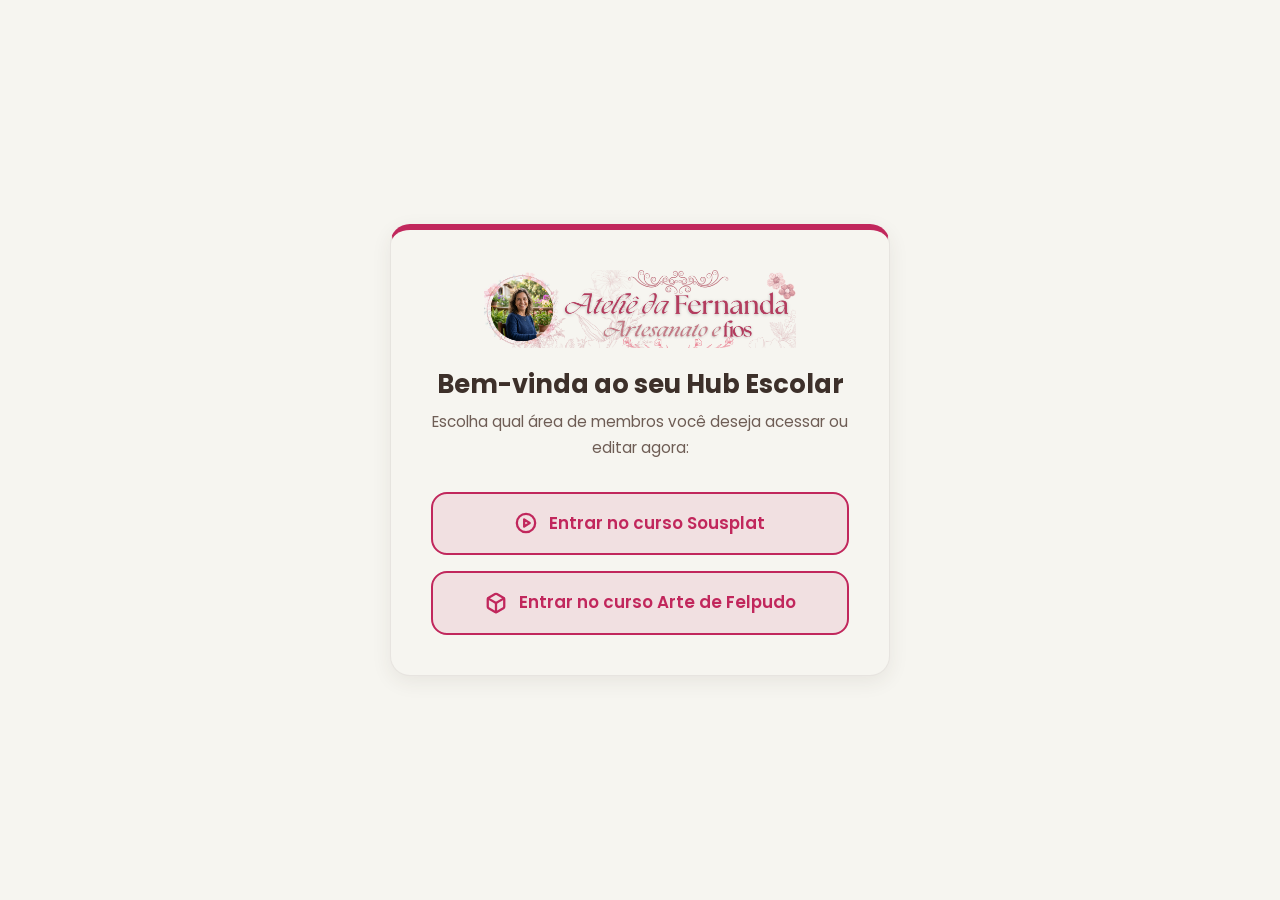
<file: index.html>
<!DOCTYPE html>
<html lang="pt-BR">

<head>
  <meta charset="UTF-8">
  <meta name="viewport" content="width=device-width, initial-scale=1.0">
  <title>Portal de Acesso - Ateliê da Fernanda</title>
  <link rel="preconnect" href="https://fonts.googleapis.com" />
  <link rel="preconnect" href="https://fonts.gstatic.com" crossorigin />
  <link href="https://fonts.googleapis.com/css2?family=Poppins:wght@400;500;600;700&display=swap" rel="stylesheet" />
  <link rel="stylesheet" href="style.css?v=6" />
  <style>
    body {
      display: flex;
      align-items: center;
      justify-content: center;
      min-height: 100vh;
      padding: 20px;
      background: var(--bg);
    }

    .portal-box {
      background: var(--bg);
      border: 1px solid var(--border);
      box-shadow: var(--sh-m);
      border-radius: var(--r-xl);
      padding: 40px;
      text-align: center;
      max-width: 500px;
      width: 100%;
      border-top: 6px solid var(--accent);
    }

    .portal-box h1 {
      font-size: 1.6rem;
      color: var(--ink);
      margin-bottom: 8px;
      line-height: 1.3;
    }

    .portal-box p {
      color: var(--ink-2);
      margin-bottom: 32px;
      font-size: .95rem;
    }

    .portal-links {
      display: flex;
      flex-direction: column;
      gap: 16px;
    }

    .portal-btn {
      display: flex;
      align-items: center;
      justify-content: center;
      gap: 12px;
      padding: 16px;
      border-radius: var(--r-l);
      background: var(--accent-glass);
      color: var(--accent);
      border: 2px solid var(--accent);
      font-weight: 600;
      font-size: 1.05rem;
      transition: all var(--tr);
      text-decoration: none;
    }

    .portal-btn:hover {
      background: var(--accent);
      color: #fff;
      transform: translateY(-3px);
      box-shadow: var(--sh-s);
      border-color: var(--accent);
    }

    .portal-btn svg {
      width: 22px;
      height: 22px;
    }
  </style>
</head>

<body>
  <div class="portal-box">
    <h1><img src="images/logo_horizontal.png?v=3" alt="Ateliê da Fernanda"
        style="height: 78px; max-width: 90vw; object-fit: contain; margin-bottom: 12px; display: inline-block;"><br />Bem-vinda ao seu
      Hub Escolar</h1>
    <p>Escolha qual área de membros você deseja acessar ou editar agora:</p>
    <div class="portal-links">
      <a href="sousplat/" class="portal-btn">
        <svg viewBox="0 0 24 24" fill="none" stroke="currentColor" stroke-width="2.5" stroke-linecap="round"
          stroke-linejoin="round">
          <circle cx="12" cy="12" r="10"></circle>
          <polygon points="10 8 16 12 10 16 10 8"></polygon>
        </svg>
        Entrar no curso Sousplat
      </a>
      <a href="felpudo/" class="portal-btn">
        <svg viewBox="0 0 24 24" fill="none" stroke="currentColor" stroke-width="2.5" stroke-linecap="round"
          stroke-linejoin="round">
          <path
            d="M21 16V8a2 2 0 0 0-1-1.73l-7-4a2 2 0 0 0-2 0l-7 4A2 2 0 0 0 3 8v8a2 2 0 0 0 1 1.73l7 4a2 2 0 0 0 2 0l7-4A2 2 0 0 0 21 16z">
          </path>
          <polyline points="3.27 6.96 12 12.01 20.73 6.96"></polyline>
          <line x1="12" y1="22.08" x2="12" y2="12"></line>
        </svg>
        Entrar no curso Arte de Felpudo
      </a>
    </div>
  </div>
</body>

</html>
</file>
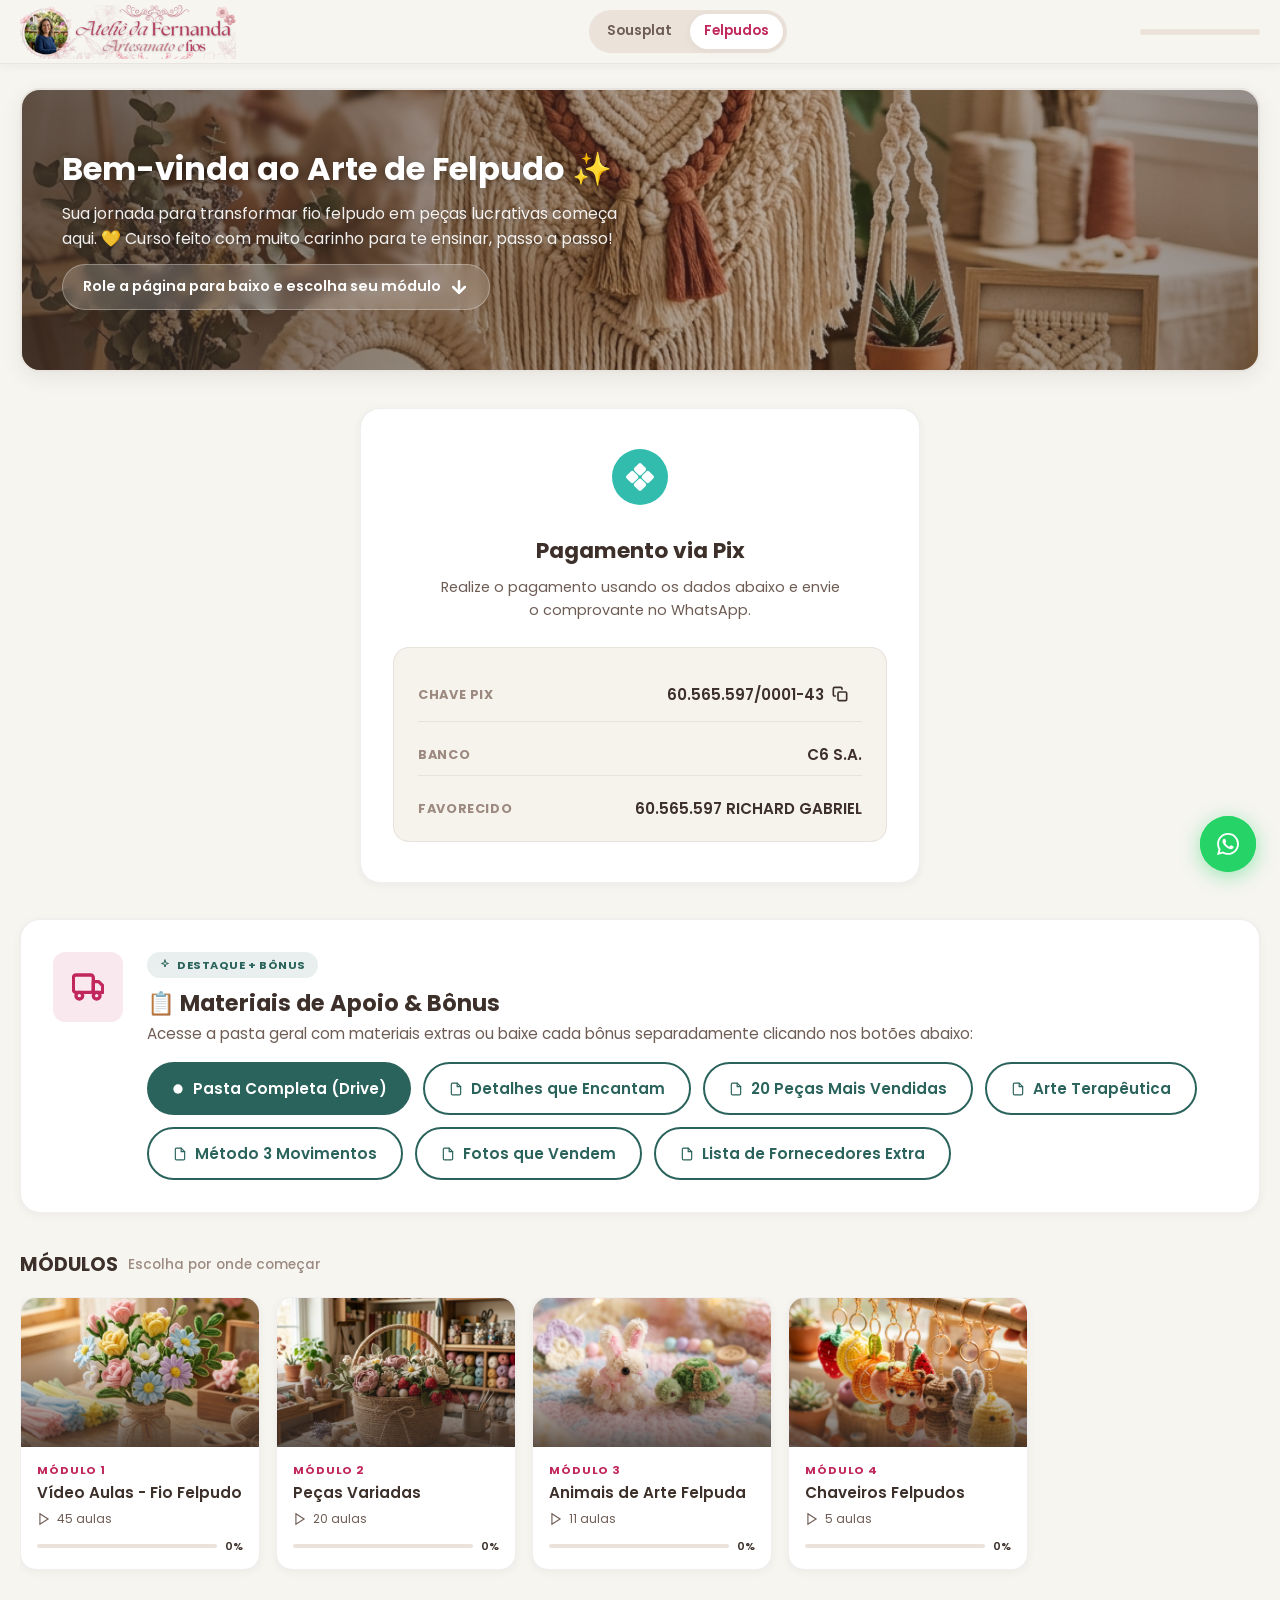
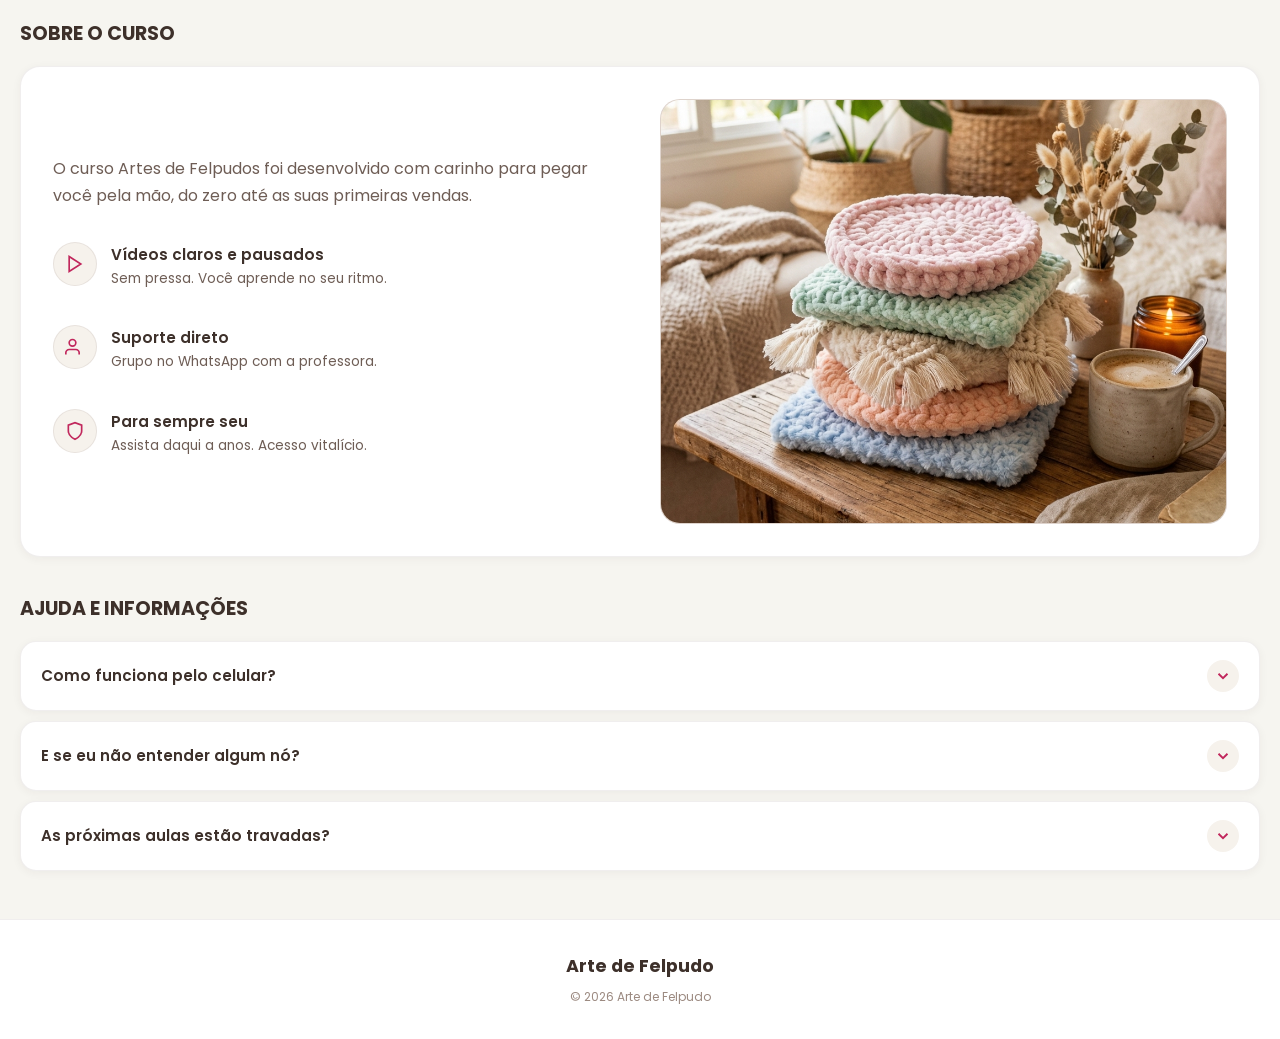
<file: felpudo/index.html>
<!DOCTYPE html>
<html lang="pt-BR">

<head>
  <meta charset="UTF-8" />
  <meta name="viewport" content="width=device-width, initial-scale=1.0, maximum-scale=1.0, user-scalable=no" />
  <meta name="description" content="Área de Membros — Arte de Felpudo" />
  <title>Arte de Felpudo — Área de Membros</title>
  <link rel="preconnect" href="https://fonts.googleapis.com" />
  <link rel="preconnect" href="https://fonts.gstatic.com" crossorigin />
  <link href="https://fonts.googleapis.com/css2?family=Poppins:wght@400;500;600;700&display=swap" rel="stylesheet" />
  <link rel="stylesheet" href="../style.css?v=3" />
</head>

<body>



  <!-- NAV -->
  <nav class="nav">
    <div class="nav-inner">
      <a href="#" class="nav-logo">
        <img src="../images/logo_horizontal.png?v=3" alt="Ateliê da Fernanda" class="nav-logo-img" />
      </a>
      <div class="nav-switcher">
        <a href="../sousplat/" class="ns-btn">Sousplat</a>
        <a href="../felpudo/" class="ns-btn active">Felpudos</a>
      </div>
      <div class="nav-mid">
        <span style="display:none" id="navPct">0%</span>
        <div class="nav-pbar">
          <div class="nav-pfill" id="navPfill"></div>
        </div>
      </div>

    </div>
  </nav>

  <!-- WELCOME BANNER -->
  <div class="welcome">
    <div class="welcome-box">
      <div class="welcome-banner-img">
        <img src="../images/banner_felpudo.png" alt="Macramês de Sucesso" />
        <div class="welcome-banner-overlay"></div>
        <div class="welcome-banner-content">
          <h1>Bem-vinda ao Arte de Felpudo ✨</h1>
          <p>Sua jornada para transformar fio felpudo em peças lucrativas começa aqui. 💛 Curso feito com muito carinho para te ensinar, passo a passo!</p>
          <a href="#modulos" class="scroll-hint">
            Role a página para baixo e escolha seu módulo <svg width="20" height="20" viewBox="0 0 24 24" fill="none"
              stroke="currentColor" stroke-width="3" stroke-linecap="round" stroke-linejoin="round">
              <line x1="12" y1="5" x2="12" y2="19" />
              <polyline points="19 12 12 19 5 12" />
            </svg>
          </a>
        </div>
      </div>
    </div>
  </div>

  <!-- CARD PIX -->
  <div class="section">
    <div class="pix-card">
      <div class="pix-card-icon">
        <svg xmlns="http://www.w3.org/2000/svg" viewBox="0 0 512 512" width="56" height="56">
          <circle cx="256" cy="256" r="256" fill="#32BCAD"/>
          <g fill="white">
            <!-- Topo -->
            <rect x="211" y="140" width="90" height="90" rx="18" transform="rotate(45 256 185)"/>
            <!-- Baixo -->
            <rect x="211" y="282" width="90" height="90" rx="18" transform="rotate(45 256 327)"/>
            <!-- Esquerda -->
            <rect x="140" y="211" width="90" height="90" rx="18" transform="rotate(45 185 256)"/>
            <!-- Direita -->
            <rect x="282" y="211" width="90" height="90" rx="18" transform="rotate(45 327 256)"/>
          </g>
        </svg>
      </div>
      <h2 class="pix-card-title">Pagamento via Pix</h2>
      <p class="pix-card-sub">Realize o pagamento usando os dados abaixo e envie o comprovante no WhatsApp.</p>
      <div class="pix-card-dados">
        <div class="pix-dado">
          <span class="pix-dado-label">Chave Pix</span>
          <!-- ✏️ EDITE AQUI: substitua pelo seu CPF, e-mail ou chave aleatória -->
          <span class="pix-dado-val" id="pixKey">60.565.597/0001-43</span>
        </div>
        <div class="pix-dado">
          <span class="pix-dado-label">Banco</span>
          <!-- ✏️ EDITE AQUI: nome do seu banco -->
          <span class="pix-dado-val">C6 S.A.</span>
        </div>
        <div class="pix-dado">
          <span class="pix-dado-label">Favorecido</span>
          <!-- ✏️ EDITE AQUI: seu nome completo -->
          <span class="pix-dado-val">60.565.597 RICHARD GABRIEL</span>
        </div>
      </div>
    </div>
  </div>

  <!-- MATERIAIS DE APOIO -->
  <div class="section">
    <div class="apoio-card">
      <div class="apoio-icon-wrap">
        <svg viewBox="0 0 24 24" fill="none" stroke="currentColor" stroke-width="2.5" stroke-linecap="round" stroke-linejoin="round">
          <rect x="1" y="3" width="15" height="13" rx="2"></rect>
          <path d="M16 8h4l3 3v5h-7V8z"></path>
          <circle cx="5.5" cy="18.5" r="2.5"></circle>
          <circle cx="18.5" cy="18.5" r="2.5"></circle>
        </svg>
      </div>
      
      <div class="apoio-content">
        <div class="apoio-badge">
          <svg width="12" height="12" viewBox="0 0 24 24" fill="none" stroke="currentColor" stroke-width="2" stroke-linecap="round" stroke-linejoin="round"><path d="M12 2l1.6 5.4L19 9l-5.4 1.6L12 16l-1.6-5.4L5 9l5.4-1.6z"/></svg> 
          DESTAQUE + BÔNUS
        </div>
        <h2 class="apoio-title">📋 Materiais de Apoio & Bônus</h2>
        <p class="apoio-desc" style="margin-bottom: 16px;">Acesse a pasta geral com materiais extras ou baixe cada bônus separadamente clicando nos botões abaixo:</p>
        
        <div style="display:flex; flex-wrap:wrap; gap:12px; margin-top:8px;">
          <!-- Drive Geral -->
          <a href="https://drive.google.com/file/d/1pesY3VbfadMkzq6ifBo_MI2-CNprcoxt/view" target="_blank" class="apoio-btn">
            <svg width="14" height="14" viewBox="0 0 24 24" fill="currentColor"><circle cx="12" cy="12" r="8"/></svg>
            Pasta Completa (Drive)
          </a>
          
          <!-- Bonus PDFs Outline -->
          <a href="https://opsofzntidohsxbyqmbm.supabase.co/storage/v1/object/public/lesson-files/pdfs/58c07be0-66da-43d4-b18a-d461f3b12a8f.pdf" target="_blank" class="apoio-btn" style="background:transparent; color:var(--green); border:2px solid var(--green);">
            <svg width="14" height="14" viewBox="0 0 24 24" fill="none" stroke="currentColor" stroke-width="2" stroke-linecap="round" stroke-linejoin="round"><path d="M14 2H6a2 2 0 0 0-2 2v16a2 2 0 0 0 2 2h12a2 2 0 0 0 2-2V8z"></path><polyline points="14 2 14 8 20 8"></polyline></svg>
            Detalhes que Encantam
          </a>
          
          <a href="https://opsofzntidohsxbyqmbm.supabase.co/storage/v1/object/public/lesson-files/pdfs/e99ab42e-04f8-4461-a643-daa0cd571fd6.pdf" target="_blank" class="apoio-btn" style="background:transparent; color:var(--green); border:2px solid var(--green);">
             <svg width="14" height="14" viewBox="0 0 24 24" fill="none" stroke="currentColor" stroke-width="2" stroke-linecap="round" stroke-linejoin="round"><path d="M14 2H6a2 2 0 0 0-2 2v16a2 2 0 0 0 2 2h12a2 2 0 0 0 2-2V8z"></path><polyline points="14 2 14 8 20 8"></polyline></svg>
            20 Peças Mais Vendidas
          </a>
          
          <a href="https://opsofzntidohsxbyqmbm.supabase.co/storage/v1/object/public/lesson-files/pdfs/e85a0470-1552-4041-a564-a8ffb9201d62.pdf" target="_blank" class="apoio-btn" style="background:transparent; color:var(--green); border:2px solid var(--green);">
             <svg width="14" height="14" viewBox="0 0 24 24" fill="none" stroke="currentColor" stroke-width="2" stroke-linecap="round" stroke-linejoin="round"><path d="M14 2H6a2 2 0 0 0-2 2v16a2 2 0 0 0 2 2h12a2 2 0 0 0 2-2V8z"></path><polyline points="14 2 14 8 20 8"></polyline></svg>
            Arte Terapêutica
          </a>
          
          <a href="https://opsofzntidohsxbyqmbm.supabase.co/storage/v1/object/public/lesson-files/pdfs/8a28ebd9-1e0f-450c-8ae2-7292f42fd4b0.pdf" target="_blank" class="apoio-btn" style="background:transparent; color:var(--green); border:2px solid var(--green);">
             <svg width="14" height="14" viewBox="0 0 24 24" fill="none" stroke="currentColor" stroke-width="2" stroke-linecap="round" stroke-linejoin="round"><path d="M14 2H6a2 2 0 0 0-2 2v16a2 2 0 0 0 2 2h12a2 2 0 0 0 2-2V8z"></path><polyline points="14 2 14 8 20 8"></polyline></svg>
            Método 3 Movimentos
          </a>
          
          <a href="https://opsofzntidohsxbyqmbm.supabase.co/storage/v1/object/public/lesson-files/pdfs/57c99a49-0d84-461a-bc89-209daefe1880.pdf" target="_blank" class="apoio-btn" style="background:transparent; color:var(--green); border:2px solid var(--green);">
             <svg width="14" height="14" viewBox="0 0 24 24" fill="none" stroke="currentColor" stroke-width="2" stroke-linecap="round" stroke-linejoin="round"><path d="M14 2H6a2 2 0 0 0-2 2v16a2 2 0 0 0 2 2h12a2 2 0 0 0 2-2V8z"></path><polyline points="14 2 14 8 20 8"></polyline></svg>
            Fotos que Vendem
          </a>
          
          <a href="https://opsofzntidohsxbyqmbm.supabase.co/storage/v1/object/public/lesson-files/pdfs/04307387-546b-408c-a29c-3d04e9ef1bfd.pdf" target="_blank" class="apoio-btn" style="background:transparent; color:var(--green); border:2px solid var(--green);">
             <svg width="14" height="14" viewBox="0 0 24 24" fill="none" stroke="currentColor" stroke-width="2" stroke-linecap="round" stroke-linejoin="round"><path d="M14 2H6a2 2 0 0 0-2 2v16a2 2 0 0 0 2 2h12a2 2 0 0 0 2-2V8z"></path><polyline points="14 2 14 8 20 8"></polyline></svg>
            Lista de Fornecedores Extra
          </a>

        </div>
      </div>
    </div>
  </div>

  
  <!-- MODULES SCROLL (gerado pelo script.js) -->
  <div class="section" id="modulos">
    <div class="s-header">
      <div class="s-title">MÓDULOS <small>Escolha por onde começar</small></div>
    </div>
    <div class="mod-scroll" id="modScroll"></div>
  </div>

  <!-- PLAYER + LESSON LIST -->
  <div class="player-area" id="playerArea" style="display:none">
    <div class="vp-wrap">
      <div class="vp-screen">
        <div class="vp-placeholder" id="vPlaceholder">
          <div class="pi" id="vPlayBtn" role="button" tabindex="0" aria-label="Reproduzir">
            <svg width="28" height="28" viewBox="0 0 24 24" fill="none">
              <path d="M8 5v14l11-7L8 5z" fill="currentColor" />
            </svg>
          </div>
          <p>Clique aqui para começar a aula</p>
        </div>
      </div>
      <div class="vp-bottom">
        <div class="vp-info">
          <div class="vp-lbl" id="vLbl">Módulo 01 · Aula 01</div>
          <div class="vp-ttl" id="vTtl">Boas-vindas ao curso</div>
        </div>
        <div class="vp-acts">
          <button class="btn-sm" id="btnDone"><svg width="14" height="14" viewBox="0 0 24 24" fill="none"
              stroke="currentColor" stroke-width="2.5">
              <polyline points="20 6 9 17 4 12" />
            </svg> Marcar concluída</button>
          <button class="btn-sm"><svg width="14" height="14" viewBox="0 0 24 24" fill="none" stroke="currentColor"
              stroke-width="2">
              <path d="M19 21l-7-5-7 5V5a2 2 0 0 1 2-2h10a2 2 0 0 1 2 2z" />
            </svg> Salvar</button>
        </div>
      </div>
      <div class="vp-nav">
        <button class="nav-btn" id="btnPrev"><svg width="16" height="16" viewBox="0 0 24 24" fill="none"
            stroke="currentColor" stroke-width="2">
            <path d="M19 12H5M12 5l-7 7 7 7" />
          </svg> Aula Anterior</button>
        <span class="les-ctr" id="lesCtr">1 / 14</span>
        <button class="nav-btn next" id="btnNext">Próxima Aula <svg width="16" height="16" viewBox="0 0 24 24"
            fill="none" stroke="currentColor" stroke-width="2">
            <path d="M5 12h14M12 5l7 7-7 7" />
          </svg></button>
      </div>
    </div>

    <!-- LESSON LIST LATERAL (gerado pelo script.js) -->
    <div class="les-panel">
      <div class="lp-head">
        <h3>Resumo de Aulas</h3><span id="lpCount">0/14</span>
      </div>
      <div class="les-list-wrap"></div>
    </div>
  </div>

  <!-- ABOUT -->
  <div class="section">
    <div class="s-header">
      <div class="s-title">SOBRE O CURSO</div>
    </div>
    <div class="about-box">
      <div class="about-grid">
        <div>
          <p style="font-size:1rem;color:var(--ink-2);line-height:1.7;margin-bottom:20px">O curso Artes de Felpudos foi desenvolvido com carinho para pegar você pela mão, do zero até as suas primeiras vendas.</p>
          <div style="display:flex;flex-direction:column;gap:12px">
            <div class="feat">
              <div class="feat-ico"><svg width="20" height="20" viewBox="0 0 24 24" fill="none" stroke="currentColor" stroke-width="2"><polygon points="5 3 19 12 5 21" /></svg></div>
              <div class="feat-txt">
                <h4>Vídeos claros e pausados</h4>
                <p>Sem pressa. Você aprende no seu ritmo.</p>
              </div>
            </div>
            <div class="feat">
              <div class="feat-ico"><svg width="20" height="20" viewBox="0 0 24 24" fill="none" stroke="currentColor" stroke-width="2"><path d="M17 21v-2a4 4 0 0 0-4-4H5a4 4 0 0 0-4 4v2" />
                  <circle cx="9" cy="7" r="4" />
                </svg></div>
              <div class="feat-txt">
                <h4>Suporte direto</h4>
                <p>Grupo no WhatsApp com a professora.</p>
              </div>
            </div>
            <div class="feat">
              <div class="feat-ico"><svg width="20" height="20" viewBox="0 0 24 24" fill="none" stroke="currentColor"
                  stroke-width="2">
                  <path d="M12 22s8-4 8-10V5l-8-3-8 3v7c0 6 8 10 8 10z" />
                </svg></div>
              <div class="feat-txt">
                <h4>Para sempre seu</h4>
                <p>Assista daqui a anos. Acesso vitalício.</p>
              </div>
            </div>
          </div>
        </div>
        <div class="about-img-wrap"><img
            src="../images/about_felpudo.png"
            alt="Macramê" loading="lazy" /></div>
      </div>
    </div>
  </div>

  <!-- FAQ -->
  <div class="section">
    <div class="s-header">
      <div class="s-title">AJUDA E INFORMAÇÕES</div>
    </div>
    <div class="faq-wrap">
      <div class="faq">
        <div class="faq-q"><span class="faq-qt">Como funciona pelo celular?</span><span class="faq-ch"><svg width="18"
              height="18" viewBox="0 0 24 24" fill="none" stroke="currentColor" stroke-width="2.5">
              <polyline points="6 9 12 15 18 9" />
            </svg></span></div>
        <div class="faq-a">
          <p>A plataforma foi pensada para você. Pode assistir todas as aulas pelo seu celular tranquilamente de onde
            estiver.</p>
        </div>
      </div>
      <div class="faq">
        <div class="faq-q"><span class="faq-qt">E se eu não entender algum nó?</span><span class="faq-ch"><svg
              width="18" height="18" viewBox="0 0 24 24" fill="none" stroke="currentColor" stroke-width="2.5">
              <polyline points="6 9 12 15 18 9" />
            </svg></span></div>
        <div class="faq-a">
          <p>Você pode pausar, voltar a aula quantas vezes precisar. Além disso, a comunidade estará lá para tirar as
            suas dúvidas.</p>
        </div>
      </div>
      <div class="faq">
        <div class="faq-q"><span class="faq-qt">As próximas aulas estão travadas?</span><span class="faq-ch"><svg
              width="18" height="18" viewBox="0 0 24 24" fill="none" stroke="currentColor" stroke-width="2.5">
              <polyline points="6 9 12 15 18 9" />
            </svg></span></div>
        <div class="faq-a">
          <p>Elas destravam sozinhas assim que você termina as anteriores. Isso ajuda a seguir o passo a passo certinho
            sem confusão.</p>
        </div>
      </div>
    </div>
  </div>

  <!-- FOOTER -->
  <footer class="footer">
    <div class="f-logo">Arte de Felpudo</div>
    <p class="f-copy">© 2026 Arte de Felpudo</p>
  </footer>

  <!-- BOTÃO FLUTUANTE WHATSAPP -->
  <!-- EDITE O LINK ABAIXO com o link do seu grupo do WhatsApp -->
  <a href="https://chat.whatsapp.com/GnlYbK7Mq9JCEZk5i1NgVg?mode=gi_t"
     target="_blank"
     class="whatsapp-fab"
     id="whatsappBtn"
     aria-label="Entrar no grupo do WhatsApp">
    <svg viewBox="0 0 24 24" fill="currentColor" xmlns="http://www.w3.org/2000/svg">
      <path d="M17.472 14.382c-.297-.149-1.758-.867-2.03-.967-.273-.099-.471-.148-.67.15-.197.297-.767.966-.94 1.164-.173.199-.347.223-.644.075-.297-.15-1.255-.463-2.39-1.475-.883-.788-1.48-1.761-1.653-2.059-.173-.297-.018-.458.13-.606.134-.133.298-.347.446-.52.149-.174.198-.298.298-.497.099-.198.05-.371-.025-.52-.075-.149-.669-1.612-.916-2.207-.242-.579-.487-.5-.669-.51-.173-.008-.371-.01-.57-.01-.198 0-.52.074-.792.372-.272.297-1.04 1.016-1.04 2.479 0 1.462 1.065 2.875 1.213 3.074.149.198 2.096 3.2 5.077 4.487.709.306 1.262.489 1.694.625.712.227 1.36.195 1.871.118.571-.085 1.758-.719 2.006-1.413.248-.694.248-1.289.173-1.413-.074-.124-.272-.198-.57-.347m-5.421 7.403h-.004a9.87 9.87 0 01-5.031-1.378l-.361-.214-3.741.982.998-3.648-.235-.374a9.86 9.86 0 01-1.51-5.26c.001-5.45 4.436-9.884 9.888-9.884 2.64 0 5.122 1.03 6.988 2.898a9.825 9.825 0 012.893 6.994c-.003 5.45-4.437 9.884-9.885 9.884m8.413-18.297A11.815 11.815 0 0012.05 0C5.495 0 .16 5.335.157 11.892c0 2.096.547 4.142 1.588 5.945L.057 24l6.305-1.654a11.882 11.882 0 005.683 1.448h.005c6.554 0 11.89-5.335 11.893-11.893a11.821 11.821 0 00-3.48-8.413z"/>
    </svg>
  </a>

  <script src="script.js?v=6"></script>
</body>

</html>
</file>
<file: style.css>
/* ═══════════════════════════════════════════════════════════
   TOKENS — SOFT LIGHT MODE (Mulheres 40+)
═══════════════════════════════════════════════════════════ */
:root {
  --accent: #C1275C;
  /* Rosa vibrante do logo */
  --accent-d: #9D1F49;
  --accent-glass: rgba(193, 39, 92, 0.1);
  --green: #2A635B;
  /* Verde das folhas */
  --green-glass: rgba(42, 99, 91, 0.1);
  --ink: #3D302A;
  /* Um marrom acinzentado bem escuro, alto contraste mas macio */
  --ink-2: #6E5D55;
  --ink-3: #9C8A81;
  --bg: #F6F5F0;
  /* Cor de fundo solicitada */
  --bg-2: #F6F2EC;
  --bg-3: #EBE2DA;
  --card: #FFFFFF;
  --border: rgba(61, 48, 42, 0.08);
  --sh-s: 0 2px 10px rgba(61, 48, 42, 0.05);
  --sh-m: 0 6px 20px rgba(61, 48, 42, 0.08);
  --r-s: 8px;
  --r-m: 12px;
  --r-l: 16px;
  --r-xl: 20px;
  --pill: 999px;
  --ff: 'Poppins', sans-serif;
  --nav-h: 64px;
  --tr: .25s ease;
  --touch-min: 48px;
  /* Regra de UX: botão grande para facilitar toque no celular */
}

/* ═══════════════════════════════════════════════════════════
   CARD PIX
═══════════════════════════════════════════════════════════ */
.pix-card {
  background: var(--card);
  border: 1px solid var(--border);
  border-radius: var(--r-xl);
  padding: 40px 32px;
  text-align: center;
  box-shadow: var(--sh-s);
  max-width: 560px;
  margin: 0 auto
}

.pix-card-icon {
  font-size: 2rem;
  margin-bottom: 12px
}

.pix-card-title {
  font-size: 1.35rem;
  font-weight: 700;
  color: var(--ink);
  margin-bottom: 8px
}

.pix-card-sub {
  font-size: .9rem;
  color: var(--ink-2);
  line-height: 1.6;
  max-width: 400px;
  margin: 0 auto 24px
}

.pix-card-dados {
  display: flex;
  flex-direction: column;
  gap: 12px;
  text-align: left;
  background: var(--bg-2);
  border-radius: var(--r-l);
  padding: 20px 24px;
  border: 1px solid var(--border)
}

.pix-dado {
  display: flex;
  align-items: center;
  justify-content: space-between;
  gap: 16px;
  padding: 8px 0;
  border-bottom: 1px solid var(--border)
}

.pix-dado:last-child {
  border-bottom: none;
  padding-bottom: 0
}

.pix-dado-label {
  font-size: .8rem;
  font-weight: 700;
  color: var(--ink-3);
  text-transform: uppercase;
  letter-spacing: .05em;
  flex-shrink: 0
}

.pix-dado-val {
  font-size: .95rem;
  font-weight: 600;
  color: var(--ink);
  text-align: right
}

/* ═══════════════════════════════════════════════════════════
   BOTÃO FLUTUANTE WHATSAPP
═══════════════════════════════════════════════════════════ */
.whatsapp-fab {
  position: fixed;
  bottom: 28px;
  right: 24px;
  z-index: 999;
  background: #25D366;
  color: #fff;
  display: flex;
  align-items: center;
  justify-content: center;
  width: 56px;
  height: 56px;
  border-radius: 50%;
  box-shadow: 0 4px 20px rgba(37, 211, 102, .45);
  text-decoration: none;
  transition: transform .2s ease, box-shadow .2s ease
}

.whatsapp-fab:hover {
  transform: translateY(-3px) scale(1.04);
  box-shadow: 0 8px 28px rgba(37, 211, 102, .55)
}

.whatsapp-fab svg {
  width: 22px;
  height: 22px;
  flex-shrink: 0
}

.whatsapp-fab::before {
  content: '';
  position: absolute;
  inset: 0;
  border-radius: var(--pill);
  background: #25D366;
  animation: wapulse 2.5s ease-out infinite;
  z-index: -1
}

@keyframes wapulse {
  0% {
    opacity: .6;
    transform: scale(1)
  }

  70% {
    opacity: 0;
    transform: scale(1.35)
  }

  100% {
    opacity: 0;
    transform: scale(1.35)
  }
}

/* ═══════════════════════════════════════════════════════════
   RESET & TIPOGRAFIA
═══════════════════════════════════════════════════════════ */
*,
*::before,
*::after {
  box-sizing: border-box;
  margin: 0;
  padding: 0
}

html {
  scroll-behavior: smooth;
  font-size: 16px
}

body {
  font-family: var(--ff);
  background: var(--bg);
  color: var(--ink);
  line-height: 1.65;
  min-height: 100dvh;
  -webkit-font-smoothing: antialiased
}

img {
  max-width: 100%;
  display: block
}

a {
  text-decoration: none;
  color: inherit
}

button {
  cursor: pointer;
  border: none;
  background: none;
  font-family: var(--ff);
  min-height: var(--touch-min);
  touch-action: manipulation
}

ul,
ol {
  list-style: none
}

::-webkit-scrollbar {
  width: 6px;
  height: 6px
}

::-webkit-scrollbar-track {
  background: var(--bg-2)
}

::-webkit-scrollbar-thumb {
  background: var(--ink-3);
  border-radius: 3px
}

:focus-visible {
  outline: 2.5px solid var(--accent);
  outline-offset: 2px;
  border-radius: var(--r-s)
}

/* ═══════════════════════════════════════════════════════════
   NAV (Barra do topo)
═══════════════════════════════════════════════════════════ */
.nav {
  position: sticky;
  top: 0;
  z-index: 100;
  height: var(--nav-h);
  background: var(--bg);
  /* Cor ajustada para combinar com a logo */
  border-bottom: 1px solid var(--border);
  box-shadow: var(--sh-s);
  backdrop-filter: blur(8px)
}

.nav-inner {
  max-width: 1280px;
  margin: 0 auto;
  padding: 0 20px;
  height: 100%;
  display: flex;
  align-items: center;
  justify-content: space-between;
  gap: 16px
}

.nav-logo {
  display: flex;
  align-items: center;
  gap: 12px;
  font-size: 1.05rem;
  font-weight: 600;
  flex-shrink: 0
}

.nav-logo-icon {
  width: 34px;
  height: 34px;
  background: var(--accent);
  border-radius: var(--r-s);
  display: flex;
  align-items: center;
  justify-content: center;
  color: #fff
}

.nav-logo em {
  font-style: italic;
  color: var(--accent);
  font-weight: 500
}

.nav-logo-img {
  height: 54px;
  max-width: 60vw;
  width: auto;
  object-fit: contain;
}

.nav-switcher {
  display: flex;
  align-items: center;
  background: var(--bg-3);
  padding: 4px;
  border-radius: var(--pill);
  gap: 4px
}

.ns-btn {
  font-size: .85rem;
  font-weight: 600;
  color: var(--ink-2);
  padding: 6px 14px;
  border-radius: var(--pill);
  transition: all var(--tr);
  display: flex;
  align-items: center;
  gap: 6px;
  position: relative
}

.ns-btn:hover {
  color: var(--ink)
}

.ns-btn.active {
  background: var(--card);
  color: var(--accent);
  box-shadow: var(--sh-s)
}

.nav-mid {
  display: flex;
  align-items: center;
  gap: 10px;
  font-size: .85rem;
  color: var(--ink-2);
  font-weight: 500
}

.nav-pbar {
  width: 120px;
  height: 6px;
  background: var(--bg-3);
  border-radius: 3px;
  overflow: hidden
}

.nav-pfill {
  height: 100%;
  background: var(--accent);
  border-radius: 3px;
  transition: width .4s ease
}

.nav-right {
  display: flex;
  align-items: center;
  gap: 8px
}

.btn-icon {
  display: flex;
  align-items: center;
  justify-content: center;
  width: 40px;
  height: 40px;
  border-radius: 50%;
  border: 1px solid var(--border);
  color: var(--ink-2);
  transition: background var(--tr), color var(--tr)
}

.btn-icon:hover {
  background: var(--accent-glass);
  color: var(--accent);
  border-color: var(--accent)
}

/* ═══════════════════════════════════════════════════════════
   WELCOME BANNER (INSTRUÇÃO CLARA)
═══════════════════════════════════════════════════════════ */
.welcome {
  max-width: 1280px;
  margin: 0 auto;
  padding: 24px 20px 0
}

.welcome-box {
  border-radius: var(--r-xl);
  overflow: hidden;
  box-shadow: var(--sh-m);
  position: relative;
  border: 2px solid var(--border)
}

.welcome-banner-img {
  position: relative;
  width: 100%;
  height: 280px;
  overflow: hidden
}

.welcome-banner-img img {
  width: 100%;
  height: 100%;
  object-fit: cover;
  object-position: center;
  display: block
}

.welcome-banner-overlay {
  position: absolute;
  inset: 0;
  background: linear-gradient(to right, rgba(61, 48, 42, .72) 0%, rgba(61, 48, 42, .35) 60%, rgba(61, 48, 42, .55) 100%)
}

.welcome-banner-content {
  position: absolute;
  inset: 0;
  display: flex;
  flex-direction: column;
  align-items: flex-start;
  justify-content: center;
  padding: 32px 40px;
  gap: 12px
}

.welcome-banner-content h1 {
  font-size: clamp(1.4rem, 4vw, 2rem);
  color: #fff;
  font-weight: 700;
  line-height: 1.2;
  text-shadow: 0 2px 8px rgba(0, 0, 0, .3)
}

.welcome-banner-content p {
  font-size: 1rem;
  color: rgba(255, 255, 255, .92);
  line-height: 1.6;
  max-width: 560px;
  text-shadow: 0 1px 4px rgba(0, 0, 0, .2)
}

.welcome-banner-content strong {
  font-weight: 700;
  color: #fff
}

.scroll-hint {
  display: inline-flex;
  align-items: center;
  gap: 8px;
  background: rgba(255, 255, 255, .18);
  backdrop-filter: blur(6px);
  padding: 10px 20px;
  border-radius: var(--pill);
  font-weight: 600;
  color: #fff;
  font-size: .9rem;
  border: 1px solid rgba(255, 255, 255, .3)
}

.scroll-hint svg {
  color: #fff;
  animation: bounce 2s infinite
}

@keyframes bounce {

  0%,
  20%,
  50%,
  80%,
  100% {
    transform: translateY(0);
  }

  40% {
    transform: translateY(4px);
  }

  60% {
    transform: translateY(2px);
  }
}

/* ═══════════════════════════════════════════════════════════
   SECTION HEADER
═══════════════════════════════════════════════════════════ */
.section {
  max-width: 1280px;
  margin: 0 auto;
  padding: 36px 20px 0
}

.s-header {
  display: flex;
  align-items: center;
  justify-content: space-between;
  margin-bottom: 16px;
  gap: 12px
}

.s-title {
  font-size: 1.2rem;
  font-weight: 700;
  color: var(--ink);
  display: flex;
  align-items: center;
  gap: 10px
}

.s-title small {
  font-size: .85rem;
  color: var(--ink-3);
  font-weight: 500
}

/* ═══════════════════════════════════════════════════════════
   MODULES (Horizontal Scroll)
═══════════════════════════════════════════════════════════ */
.mod-scroll {
  display: flex;
  gap: 16px;
  overflow-x: auto;
  padding-bottom: 12px;
  scroll-snap-type: x mandatory;
  -webkit-overflow-scrolling: touch
}

.mod-scroll::-webkit-scrollbar {
  height: 4px
}

.mod-card {
  flex: 0 0 240px;
  scroll-snap-align: start;
  border-radius: var(--r-l);
  overflow: hidden;
  background: var(--card);
  border: 1px solid var(--border);
  cursor: pointer;
  transition: transform var(--tr), border-color var(--tr);
  box-shadow: var(--sh-s)
}

.mod-card:hover {
  transform: translateY(-2px);
  border-color: var(--accent);
  box-shadow: var(--sh-m)
}

.mod-card.locked {
  opacity: .6;
  cursor: not-allowed
}

.mod-thumb {
  aspect-ratio: 16/10;
  position: relative;
  background: var(--bg-3);
  overflow: hidden
}

.mod-thumb img {
  width: 100%;
  height: 100%;
  object-fit: cover
}

.mod-overlay {
  position: absolute;
  inset: 0;
  background: linear-gradient(to top, rgba(61, 48, 42, .8) 0%, transparent 60%)
}

.mod-badge {
  position: absolute;
  top: 10px;
  left: 10px;
  background: var(--accent);
  color: #fff;
  font-size: .65rem;
  font-weight: 700;
  letter-spacing: .06em;
  text-transform: uppercase;
  padding: 4px 10px;
  border-radius: var(--pill)
}

.mod-badge.done {
  background: var(--green)
}

.mod-lock {
  position: absolute;
  inset: 0;
  display: flex;
  align-items: center;
  justify-content: center;
  background: rgba(252, 250, 248, .85)
}

.mod-info {
  padding: 14px 16px
}

.mod-num {
  font-size: .7rem;
  font-weight: 700;
  letter-spacing: .08em;
  text-transform: uppercase;
  color: var(--accent);
  margin-bottom: 4px
}

.mod-name {
  font-size: .95rem;
  font-weight: 600;
  color: var(--ink);
  line-height: 1.3;
  margin-bottom: 6px
}

.mod-meta {
  font-size: .75rem;
  color: var(--ink-2);
  display: flex;
  align-items: center;
  gap: 6px
}

.mod-prog {
  display: flex;
  align-items: center;
  gap: 8px;
  margin-top: 8px
}

.mod-prog-bar {
  flex: 1;
  height: 4px;
  background: var(--bg-3);
  border-radius: 2px;
  overflow: hidden
}

.mod-prog-fill {
  height: 100%;
  background: var(--accent);
  border-radius: 2px
}

.mod-prog-pct {
  font-size: .7rem;
  color: var(--ink);
  font-weight: 600
}

/* ═══════════════════════════════════════════════════════════
   VIDEO PLAYER & LESSONS
═══════════════════════════════════════════════════════════ */
.player-area {
  max-width: 1280px;
  margin: 0 auto;
  padding: 24px 20px 0;
  display: grid;
  grid-template-columns: 1fr 340px;
  gap: 24px;
  align-items: start
}

.vp-wrap {
  background: var(--card);
  border: 1px solid var(--border);
  border-radius: var(--r-xl);
  overflow: hidden;
  box-shadow: var(--sh-m)
}

.vp-screen {
  aspect-ratio: 16/9;
  background: #1A1513;
  position: relative
}

#vEmbed {
  position: absolute;
  top: 0;
  left: 0;
  width: 100%;
  height: 100%;
  border: none;
  z-index: 10
}

video#vEmbed {
  object-fit: contain;
  background: #000
}

.vp-placeholder {
  position: absolute;
  inset: 0;
  display: flex;
  flex-direction: column;
  align-items: center;
  justify-content: center;
  gap: 12px;
  background: linear-gradient(135deg, #2D221E, #1A1513)
}

.vp-placeholder .pi {
  width: 70px;
  height: 70px;
  background: var(--accent-glass);
  border: 2px solid var(--accent);
  border-radius: 50%;
  display: flex;
  align-items: center;
  justify-content: center;
  color: var(--accent);
  transition: background var(--tr)
}

.vp-placeholder .pi:hover {
  background: rgba(209, 92, 121, 0.25)
}

.vp-placeholder p {
  color: rgba(255, 255, 255, .6);
  font-size: .9rem
}

.vp-bottom {
  padding: 20px;
  display: flex;
  align-items: flex-start;
  justify-content: space-between;
  gap: 16px;
  flex-wrap: wrap
}

.vp-info {
  flex: 1;
  min-width: 0
}

.vp-lbl {
  font-size: .75rem;
  font-weight: 700;
  letter-spacing: .08em;
  text-transform: uppercase;
  color: var(--accent);
  margin-bottom: 4px
}

.vp-ttl {
  font-size: 1.2rem;
  font-weight: 600;
  color: var(--ink);
  line-height: 1.3
}

.vp-acts {
  display: flex;
  gap: 10px
}

.btn-sm {
  display: flex;
  align-items: center;
  gap: 6px;
  padding: 10px 18px;
  border-radius: var(--pill);
  font-size: .85rem;
  font-weight: 600;
  border: 1.5px solid var(--border);
  color: var(--ink);
  background: transparent;
  transition: all var(--tr);
  min-height: var(--touch-min)
}

.btn-sm:hover {
  border-color: var(--accent);
  color: var(--accent);
  background: var(--accent-glass)
}

.btn-sm.done-state {
  border-color: var(--green);
  color: var(--green);
  background: var(--green-glass)
}

.vp-nav {
  padding: 14px 20px;
  border-top: 1px solid var(--border);
  background: var(--bg-2);
  display: flex;
  align-items: center;
  justify-content: space-between;
  gap: 10px
}

.nav-btn {
  display: flex;
  align-items: center;
  gap: 8px;
  padding: 10px 18px;
  border-radius: var(--pill);
  font-size: .85rem;
  font-weight: 600;
  border: 1px solid var(--border);
  color: var(--ink);
  background: var(--card);
  transition: all var(--tr)
}

.nav-btn:hover {
  border-color: var(--accent);
  color: var(--accent)
}

.nav-btn.next {
  background: var(--accent);
  border-color: var(--accent);
  color: #fff
}

.nav-btn.next:hover {
  background: var(--accent-d);
  color: #fff
}

.les-ctr {
  font-size: .85rem;
  color: var(--ink-2);
  font-weight: 500
}

/* ═══════════════════════════════════════════════════════════
   LESSONS LIST (Lateral)
═══════════════════════════════════════════════════════════ */
.les-panel {
  background: var(--card);
  border: 1px solid var(--border);
  border-radius: var(--r-xl);
  overflow: hidden;
  box-shadow: var(--sh-s);
  max-height: calc(100vh - 100px);
  display: flex;
  flex-direction: column;
  position: sticky;
  top: calc(var(--nav-h) + 16px)
}

.lp-head {
  padding: 16px 20px;
  border-bottom: 1px solid var(--border);
  background: var(--bg-2);
  display: flex;
  align-items: center;
  justify-content: space-between
}

.lp-head h3 {
  font-size: 1.05rem;
  font-weight: 600;
  color: var(--ink)
}

.lp-head span {
  font-size: .85rem;
  color: var(--ink-2);
  font-weight: 500
}

.les-list-wrap {
  overflow-y: auto;
  flex: 1
}

.mod-divider {
  padding: 10px 20px;
  font-size: .75rem;
  font-weight: 700;
  letter-spacing: .05em;
  text-transform: uppercase;
  color: var(--accent);
  background: var(--bg-3);
  border-top: 1px solid var(--border);
  border-bottom: 1px solid var(--border);
  position: sticky;
  top: 0;
  z-index: 2
}

.mod-divider:first-child {
  border-top: none
}

.mod-divider-toggle {
  cursor: pointer;
  display: flex;
  align-items: center;
  justify-content: space-between;
  user-select: none;
}

.mod-divider-toggle:hover {
  background: var(--bg-2)
}

.mod-toggle-icon {
  font-size: .65rem;
  color: var(--accent);
  margin-left: 8px;
  transition: transform var(--tr);
  flex-shrink: 0
}

.mod-group {
  display: none
}

.mod-group.open {
  display: block
}

.les {
  display: flex;
  align-items: center;
  gap: 12px;
  padding: 14px 20px;
  cursor: pointer;
  transition: background var(--tr);
  position: relative;
  border-bottom: 1px solid var(--border-2)
}

.les:hover {
  background: var(--bg-2)
}

.les.active {
  background: var(--accent-glass)
}

.les.active::before {
  content: '';
  position: absolute;
  left: 0;
  top: 0;
  bottom: 0;
  width: 4px;
  background: var(--accent)
}

.les.locked {
  opacity: .4;
  cursor: default;
  pointer-events: none
}

.les-chk {
  width: 22px;
  height: 22px;
  border-radius: 50%;
  border: 2px solid var(--border);
  display: flex;
  align-items: center;
  justify-content: center;
  flex-shrink: 0;
  color: #fff
}

.les-chk.done {
  background: var(--green);
  border-color: var(--green)
}

.les-ttl {
  font-size: .9rem;
  color: var(--ink);
  font-weight: 500;
  flex: 1;
  line-height: 1.4
}

.les-dur {
  font-size: .75rem;
  color: var(--ink-3);
  flex-shrink: 0
}

/* ═══════════════════════════════════════════════════════════
   ABOUT & FAQ
═══════════════════════════════════════════════════════════ */
.about-box {
  background: var(--card);
  border: 1px solid var(--border);
  border-radius: var(--r-xl);
  padding: 32px;
  box-shadow: var(--sh-s)
}

.about-grid {
  display: grid;
  grid-template-columns: 1fr 1fr;
  gap: 40px;
  align-items: center
}

.feat {
  display: flex;
  align-items: flex-start;
  gap: 14px;
  padding: 12px 0
}

.feat-ico {
  width: 44px;
  height: 44px;
  background: var(--bg-2);
  border-radius: var(--pill);
  display: flex;
  align-items: center;
  justify-content: center;
  flex-shrink: 0;
  color: var(--accent);
  border: 1px solid var(--border)
}

.feat-txt h4 {
  font-size: .95rem;
  font-weight: 600;
  color: var(--ink);
  margin-bottom: 2px
}

.feat-txt p {
  font-size: .85rem;
  color: var(--ink-2);
  line-height: 1.5
}

.about-img-wrap {
  border-radius: var(--r-xl);
  overflow: hidden;
  aspect-ratio: 4/3;
  background: var(--bg-3);
  border: 1px solid var(--border)
}

.about-img-wrap img {
  width: 100%;
  height: 100%;
  object-fit: cover
}

.faq-wrap {
  display: flex;
  flex-direction: column;
  gap: 10px
}

.faq {
  background: var(--card);
  border: 1px solid var(--border);
  border-radius: var(--r-l);
  overflow: hidden;
  box-shadow: var(--sh-s)
}

.faq.open {
  border-color: var(--accent)
}

.faq-q {
  display: flex;
  align-items: center;
  justify-content: space-between;
  padding: 18px 20px;
  cursor: pointer;
  gap: 16px;
  min-height: 56px
}

.faq-qt {
  font-size: .95rem;
  font-weight: 600;
  color: var(--ink)
}

.faq-ch {
  color: var(--accent);
  transition: transform var(--tr);
  background: var(--bg-2);
  width: 32px;
  height: 32px;
  border-radius: 50%;
  display: flex;
  align-items: center;
  justify-content: center
}

.faq.open .faq-ch {
  transform: rotate(180deg);
  background: var(--accent);
  color: #fff
}

.faq-a {
  max-height: 0;
  overflow: hidden;
  transition: max-height .3s ease, padding var(--tr);
  padding: 0 20px
}

.faq.open .faq-a {
  max-height: 250px;
  padding: 0 20px 20px
}

.faq-a p {
  font-size: .9rem;
  color: var(--ink-2);
  line-height: 1.7
}

/* ═══════════════════════════════════════════════════════════
   FOOTER
═══════════════════════════════════════════════════════════ */
.footer {
  border-top: 1px solid var(--border);
  padding: 32px 20px;
  text-align: center;
  margin-top: 48px;
  background: var(--card)
}

.f-logo {
  font-size: 1.1rem;
  font-weight: 700;
  margin-bottom: 6px
}

.f-logo em {
  font-style: italic;
  color: var(--accent);
  font-weight: 500
}

.f-links {
  display: flex;
  justify-content: center;
  gap: 20px;
  flex-wrap: wrap;
  margin: 12px 0 16px
}

.f-links a {
  font-size: .85rem;
  color: var(--ink-2);
  transition: color var(--tr);
  font-weight: 500
}

.f-links a:hover {
  color: var(--accent)
}

.f-copy {
  font-size: .75rem;
  color: var(--ink-3)
}

/* ═══════════════════════════════════════════════════════════
   MATERIAIS DE APOIO
═══════════════════════════════════════════════════════════ */
.apoio-card {
  background: var(--card);
  border-radius: var(--r-xl);
  padding: 32px;
  display: flex;
  align-items: flex-start;
  gap: 24px;
  box-shadow: var(--sh-s);
  border: 1px solid var(--border);
}

.apoio-icon-wrap {
  width: 70px;
  height: 70px;
  background: var(--accent-glass);
  border-radius: var(--r-m);
  display: flex;
  align-items: center;
  justify-content: center;
  color: var(--accent);
  flex-shrink: 0;
}

.apoio-icon-wrap svg {
  width: 32px;
  height: 32px;
}

.apoio-content {
  flex: 1;
}

.apoio-badge {
  display: inline-flex;
  align-items: center;
  gap: 6px;
  padding: 4px 12px;
  background: var(--green-glass);
  color: var(--green);
  font-size: 0.7rem;
  font-weight: 700;
  border-radius: var(--pill);
  text-transform: uppercase;
  letter-spacing: 0.05em;
  margin-bottom: 12px;
}

.apoio-title {
  font-size: 1.4rem;
  color: var(--ink);
  font-weight: 700;
  margin-bottom: 4px;
  line-height: 1.2;
}

.apoio-desc {
  font-size: .95rem;
  color: var(--ink-2);
  margin-bottom: 24px;
}

.apoio-btn {
  display: inline-flex;
  align-items: center;
  gap: 8px;
  background: var(--green);
  color: #fff;
  padding: 12px 24px;
  border-radius: var(--pill);
  font-weight: 600;
  font-size: 0.95rem;
  transition: all var(--tr);
}

.apoio-btn:hover {
  background: #347a42;
  transform: translateY(-2px);
  box-shadow: 0 6px 16px rgba(62, 141, 78, 0.35);
  color: #fff;
}

@media(max-width: 768px) {
  .apoio-card {
    flex-direction: column;
    padding: 24px;
    gap: 16px;
  }
}

/* ═══════════════════════════════════════════════════════════
   MOBILE & RESPONSIVE TWEAKS (CELULAR PERFEITO)
═══════════════════════════════════════════════════════════ */
@media(max-width:1024px) {
  .player-area {
    grid-template-columns: 1fr
  }

  .les-panel {
    position: static;
    max-height: 450px
  }

  /* Limit size on mobile to not take whole screen */
  .about-grid {
    grid-template-columns: 1fr;
    gap: 24px
  }

  .about-img-wrap {
    display: none
  }
}

@media(max-width:768px) {
  .nav-mid {
    display: none
  }

  .welcome-box {
    padding: 0
  }

  .welcome-banner-img {
    height: 200px
  }

  .welcome-banner-content {
    padding: 20px 20px
  }

  .mod-card {
    flex: 0 0 200px
  }

  .section {
    padding: 28px 16px 0
  }

  .player-area {
    padding: 20px 16px 0
  }

  .welcome {
    padding: 20px 16px 0
  }

  .vp-bottom {
    flex-direction: column;
    gap: 12px
  }

  .vp-acts {
    width: 100%;
    display: flex
  }

  .vp-acts .btn-sm {
    flex: 1;
    justify-content: center
  }
}

@media(max-width:480px) {
  .welcome-box h1 {
    font-size: 1.35rem
  }

  .welcome-box p {
    font-size: .95rem
  }

  .scroll-hint {
    font-size: .85rem;
    padding: 8px 16px
  }

  .mod-card {
    flex: 0 0 160px
  }

  .mod-thumb {
    aspect-ratio: 4/3
  }

  .vp-ttl {
    font-size: 1.05rem
  }

  .nav-btn {
    font-size: .8rem;
    padding: 8px 14px
  }
}


/* ═══════════════════════════════════════════════════════════
   TOAST NOTIFICATION & COPY PIX
═══════════════════════════════════════════════════════════ */
.toast-notice {
  position: fixed;
  bottom: 32px;
  left: 50%;
  transform: translateX(-50%) translateY(150px);
  background: var(--green);
  color: #fff;
  padding: 14px 24px;
  border-radius: var(--pill);
  font-size: 0.95rem;
  font-weight: 500;
  box-shadow: 0 8px 24px rgba(62, 141, 78, 0.3);
  transition: transform 0.4s cubic-bezier(0.175, 0.885, 0.32, 1.275);
  z-index: 9999;
  display: flex;
  align-items: center;
  gap: 10px;
  pointer-events: none;
}

.toast-notice.show {
  transform: translateX(-50%) translateY(0);
}

.pix-dado-val.copyable {
  cursor: pointer;
  display: inline-flex;
  align-items: center;
  gap: 8px;
  background: var(--bg-2);
  padding: 6px 14px;
  border-radius: var(--r-m);
  transition: all var(--tr);
  color: var(--ink);
  font-weight: 600;
}

.pix-dado-val.copyable:hover {
  background: var(--bg-3);
  color: var(--accent);
}

.pix-dado-val.copyable:active {
  transform: scale(0.96);
}
</file>
